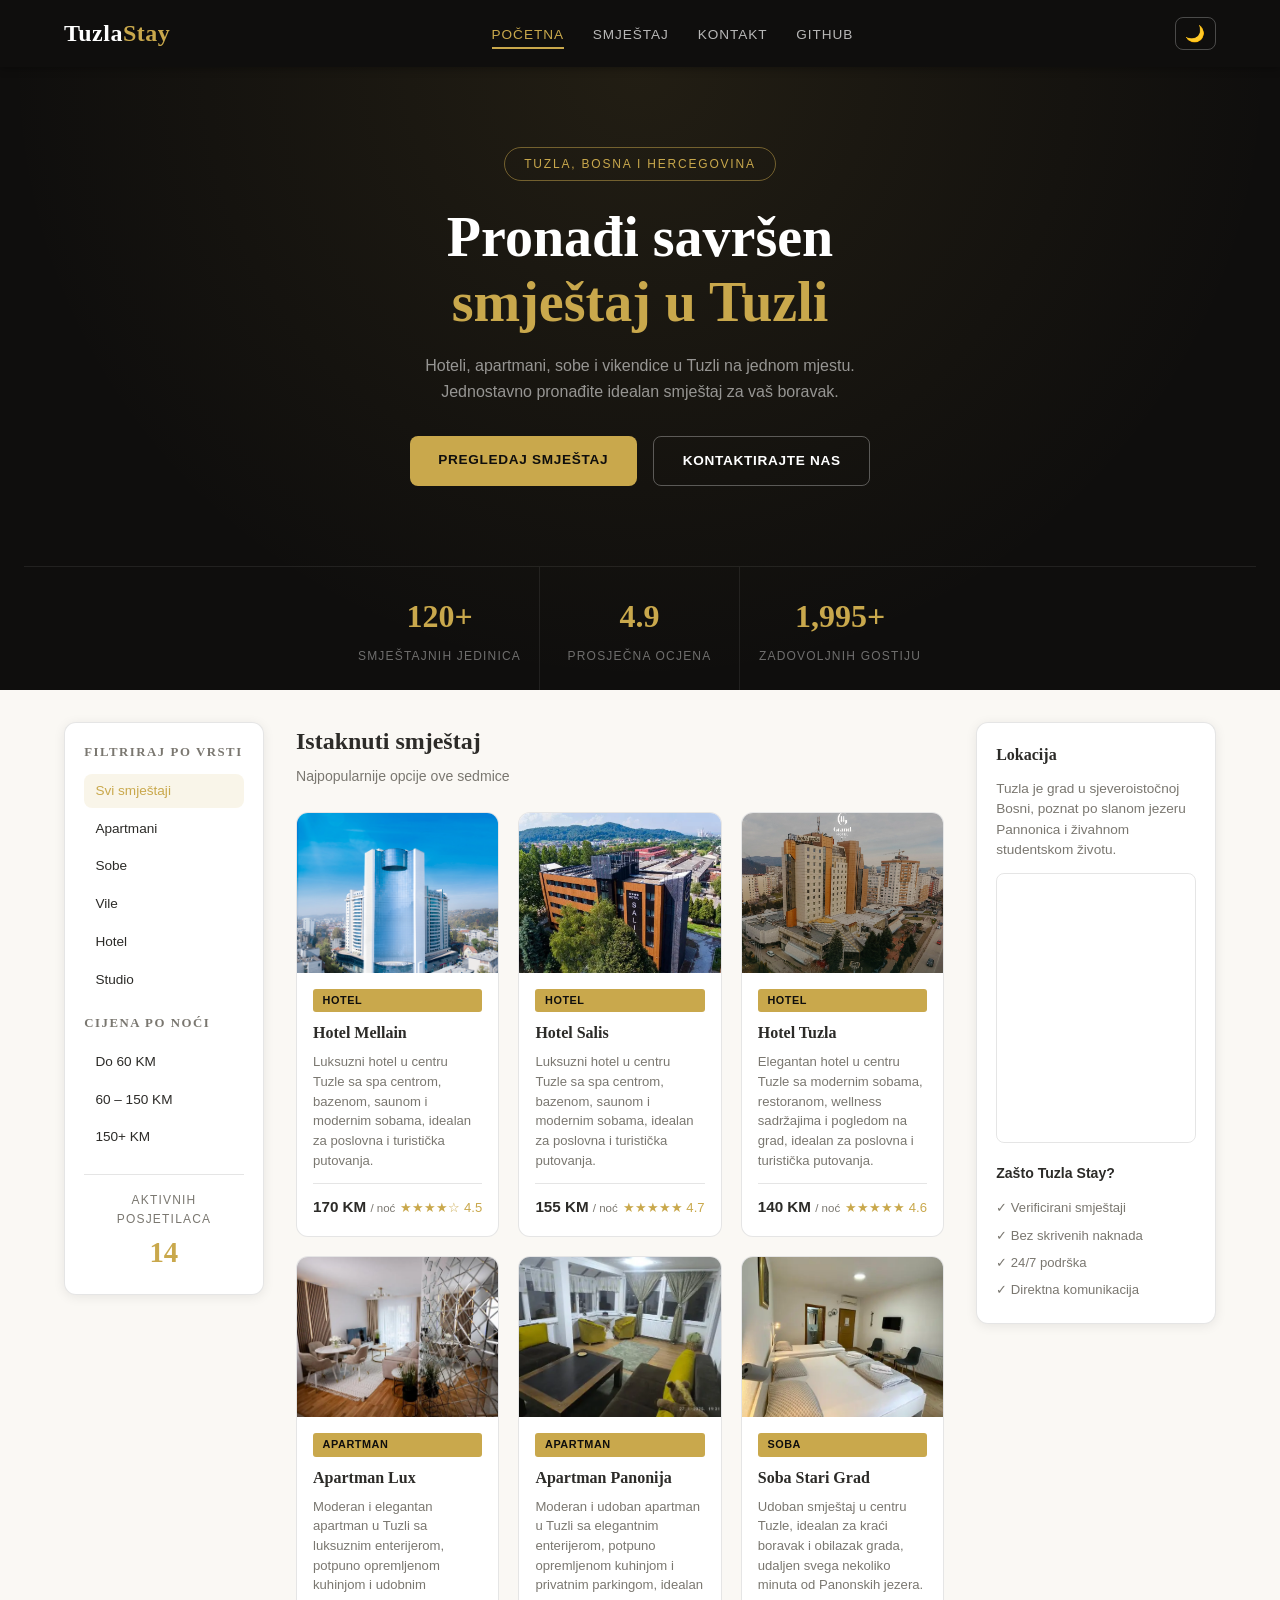
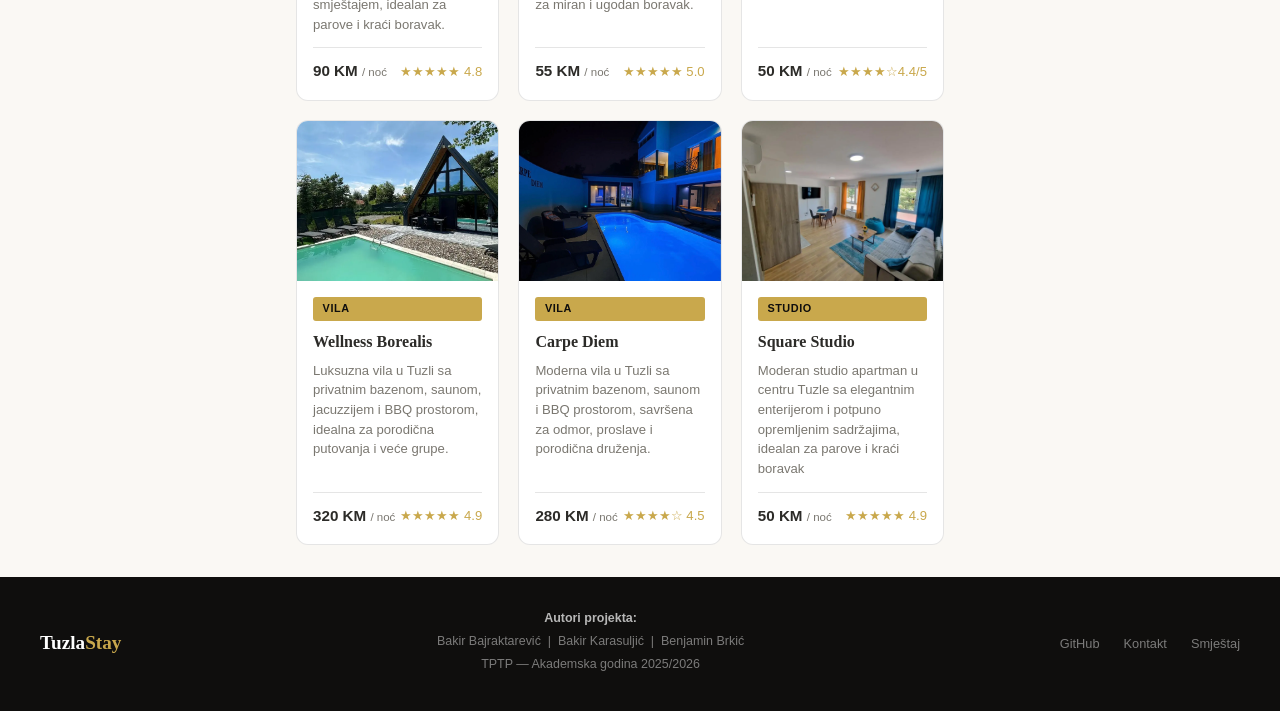
<file: index.html>
<!DOCTYPE html>
<html lang="bs">
<head>
  <meta charset="UTF-8">
  <meta name="viewport" content="width=device-width, initial-scale=1.0">
  <title>Tuzla Stay</title>
  <link rel="icon" type="image/png" href="images/tsl.png">
  <link rel="stylesheet" href="css/tptpstil.css">
</head>
<body>

  <header>
    <div class="header-inner">
      <div class="logo">
        <span class="logo-main">Tuzla</span><span class="logo-accent">Stay</span>
      </div>
      <nav class="nav-main" aria-label="Glavna navigacija">
        <ul>
          <li><a href="index.html" class="active">Početna</a></li>
          <li><a href="sadrzaj.html">Smještaj</a></li>
          <li><a href="kontakt.html">Kontakt</a></li>
          <li><a href="https://github.com/BenjaminBrkic/Grupa19-TPTP-2026" target="_blank" rel="noopener">GitHub</a></li>
        </ul>
      </nav>
      <button id="dark-mode-toggle" aria-label="Promijeni temu">🌙</button>
    </div>
  </header>

  <!-- Hero sekcija -->
  <section class="hero">
    <div class="hero-content">
      <span class="hero-badge">Tuzla, Bosna i Hercegovina</span>
      <h1>Pronađi savršen<br><em>smještaj u Tuzli</em></h1>
      <p>Hoteli, apartmani, sobe i vikendice u Tuzli na jednom mjestu. Jednostavno pronađite idealan smještaj za vaš boravak.</p>
      <div class="hero-btns"> 
        <a href="sadrzaj.html" class="btn btn-primary">Pregledaj smještaj</a>
        <a href="kontakt.html" class="btn btn-outline">Kontaktirajte nas</a>
      </div>
    </div>
    <div class="hero-stats">
      <div class="stat-item">
        <span class="stat-num" id="counter-smjestaj">0</span>
        <span class="stat-lbl">Smještajnih jedinica</span>
      </div>
      <div class="stat-item">
        <span class="stat-num">4.9</span>
        <span class="stat-lbl">Prosječna ocjena</span>
      </div>
      <div class="stat-item">
        <span class="stat-num" id="counter-gosti">0</span>
        <span class="stat-lbl">Zadovoljnih gostiju</span>
      </div>
    </div>
  </section>

  <div class="main-layout">

    <!-- Sekundarna navigacija / filteri -->
    <nav class="nav-secondary" aria-label="Filtriranje smještaja">
      <h2>Filtriraj po vrsti</h2>
      <ul>
        <li><a href="#" class="filter-link active" data-filter="sve">Svi smještaji</a></li>
        <li><a href="#" class="filter-link" data-filter="apartman">Apartmani</a></li>
        <li><a href="#" class="filter-link" data-filter="soba">Sobe</a></li>
        <li><a href="#" class="filter-link" data-filter="vila">Vile</a></li>
        <li><a href="#" class="filter-link" data-filter="hotel">Hotel</a></li>
        <li><a href="#" class="filter-link" data-filter="studio">Studio</a></li>
      </ul>

      <h2>Cijena po noći</h2>
      <ul>
        <li><a href="#" class="filter-link" data-filter="do60">Do 60 KM</a></li>
        <li><a href="#" class="filter-link" data-filter="60-150">60 – 150 KM</a></li>
        <li><a href="#" class="filter-link" data-filter="150plus">150+ KM</a></li>
      </ul>

      <!-- Interaktivni element: live brojač posjeta -->
      <div class="visitor-counter">
        <p class="counter-label">Aktivnih posjetilaca</p>
        <p class="counter-number" id="visitor-count">1</p>
      </div>
    </nav>

    <!-- Glavna sekcija sa karticama -->
    <main id="main-content">
      <section class="cards-section">
        <h2>Istaknuti smještaj</h2>
        <p class="section-sub">Najpopularnije opcije ove sedmice</p>

        <div class="cards-grid" id="cards-grid">

 <!-- Kartice: HOTEL -->
          <article class="card" data-type="hotel" data-cijena="150plus">
            <picture>
              <source srcset="images/Mellain.webp" type="image/webp">
              <img src="images/Mellain.jpg" alt="Vanjski pogled na Hotel Mellain" loading="lazy">
            </picture>
            <div class="card-body">
              <span class="card-badge">Hotel</span>
              <h3><a href="sadrzaj.html">Hotel Mellain</a></h3>
              <p>Luksuzni hotel u centru Tuzle sa spa centrom, bazenom, saunom i modernim sobama, idealan za poslovna i turistička putovanja.</p>
              <div class="card-footer">
                <span class="card-price">170 KM <small>/ noć</small></span>
                <span class="card-rating">★★★★☆ 4.5</span>
              </div>
            </div>
          </article>

          <article class="card" data-type="hotel" data-cijena="150plus">
            <picture>
              <source srcset="images/Salis.webp" type="image/webp">
              <img src="images/Salis.jpg" alt="Vanjski pogled na Hotel Salis" loading="lazy">
            </picture>
            <div class="card-body">
              <span class="card-badge">Hotel</span>
              <h3><a href="sadrzaj.html">Hotel Salis</a></h3>
              <p>Luksuzni hotel u centru Tuzle sa spa centrom, bazenom, saunom i modernim sobama, idealan za poslovna i turistička putovanja.</p>
              <div class="card-footer">
                <span class="card-price">155 KM <small>/ noć</small></span>
                <span class="card-rating">★★★★★ 4.7</span>
              </div>
            </div>
          </article>

          <article class="card" data-type="hotel" data-cijena="60-150">
            <picture>
              <source srcset="images/Tuzla.webp" type="image/webp">
              <img src="images/Tuzla.jpg" alt="Vanjski pogled na Hotel Tuzla" loading="lazy">
            </picture>
            <div class="card-body">
              <span class="card-badge">Hotel</span>
              <h3><a href="sadrzaj.html">Hotel Tuzla</a></h3>
              <p>Elegantan hotel u centru Tuzle sa modernim sobama, restoranom, wellness sadržajima i pogledom na grad, idealan za poslovna i turistička putovanja.</p>
              <div class="card-footer">
                <span class="card-price">140 KM <small>/ noć</small></span>
                <span class="card-rating">★★★★★ 4.6</span>
              </div>
            </div>
          </article>
 <!-- Kartice: APARTMAN -->
          <article class="card" data-type="apartman" data-cijena="60-150">
            <picture>
              <source srcset="images/LUX.webp" type="image/webp">
              <img src="images/LUX.jpg" alt="Moderan enterijer apartmana LUX Tuzla" loading="lazy">
            </picture>
            <div class="card-body">
              <span class="card-badge">Apartman</span>
              <h3><a href="sadrzaj.html">Apartman Lux</a></h3>
              <p>Moderan i elegantan apartman u Tuzli sa luksuznim enterijerom, potpuno opremljenom kuhinjom i udobnim smještajem, idealan za parove i kraći boravak.</p>
              <div class="card-footer">
                <span class="card-price">90 KM <small>/ noć</small></span>
                <span class="card-rating">★★★★★ 4.8</span>
              </div>
            </div>
          </article>

          <article class="card" data-type="apartman" data-cijena="do60">
            <picture>
              <source srcset="images/PANONIJA.webp" type="image/webp">
              <img src="images/PANONIJA.jpg" alt="Moderan enterijer apartmana Panonija Tuzla" loading="lazy">
            </picture>
            <div class="card-body">
              <span class="card-badge">Apartman</span>
              <h3><a href="sadrzaj.html">Apartman Panonija</a></h3>
              <p>Moderan i udoban apartman u Tuzli sa elegantnim enterijerom, potpuno opremljenom kuhinjom i privatnim parkingom, idealan za miran i ugodan boravak.</p>
              <div class="card-footer">
                <span class="card-price">55 KM <small>/ noć</small></span>
                <span class="card-rating">★★★★★ 5.0</span>
              </div>
            </div>
          </article>
<!-- Kartice: SOBE -->
          <article class="card" data-type="soba" data-cijena="do60">
            <picture>
              <source srcset="images/StariGrad.webp" type="image/webp">
              <img src="images/StariGrad.jpg" alt="Moderan enterijer apartmana Stari Grad Tuzla" loading="lazy">
            </picture>
            <div class="card-body">
              <span class="card-badge">Soba</span>
              <h3><a href="sadrzaj.html">Soba Stari Grad</a></h3>
              <p >Udoban smještaj u centru Tuzle, idealan za kraći boravak i obilazak grada, udaljen svega nekoliko minuta od Panonskih jezera.</p>
              <div class="card-footer">
                <span class="card-price">50 KM <small>/ noć</small></span>
                <span class="card-rating">★★★★☆4.4/5</span>
              </div>
            </div>
          </article>

<!-- Kartice: VILE -->
          <article class="card" data-type="vila" data-cijena="150plus">
            <picture>
              <source srcset="images/WellnessBorealis.webp" type="image/webp">
              <img src="images/WellnessBorealis.jpg" alt="Vanjski pogled na Vilu Wellness Borealis" loading="lazy">
            </picture>
            <div class="card-body">
              <span class="card-badge">Vila</span>
              <h3><a href="sadrzaj.html">Wellness Borealis</a></h3>
              <p>Luksuzna vila u Tuzli sa privatnim bazenom, saunom, jacuzzijem i BBQ prostorom, idealna za porodična putovanja i veće grupe.</p>
              <div class="card-footer">
                <span class="card-price">320 KM <small>/ noć</small></span>
                <span class="card-rating">★★★★★ 4.9</span>
              </div>
            </div>
          </article>

          <article class="card" data-type="vila" data-cijena="150plus">
            <picture>
              <source srcset="images/CarpeDiem.webp" type="image/webp">
              <img src="images/CarpeDiem.jpg" alt="Vanjski pogled na Vilu Carpe Diem" loading="lazy">
            </picture>
            <div class="card-body">
              <span class="card-badge">Vila</span>
              <h3><a href="sadrzaj.html">Carpe Diem</a></h3>
              <p>Moderna vila u Tuzli sa privatnim bazenom, saunom i BBQ prostorom, savršena za odmor, proslave i porodična druženja.</p>
              <div class="card-footer">
                <span class="card-price">280 KM  <small>/ noć</small></span>
                <span class="card-rating">★★★★☆ 4.5</span>
              </div>
            </div>
          </article>
<!-- Kartice: STUDIO -->
          <article class="card" data-type="studio" data-cijena="do60">
            <picture>
              <source srcset="images/SquareStudio.webp" type="image/webp">
              <img src="images/SquareStudio.jpg" alt="Moderan enterijer studio apartman Square Studio" loading="lazy">
            </picture>
            <div class="card-body">
              <span class="card-badge">Studio</span>
              <h3><a href="sadrzaj.html">Square Studio</a></h3>
              <p>Moderan studio apartman u centru Tuzle sa elegantnim enterijerom i potpuno opremljenim sadržajima, idealan za parove i kraći boravak</p>
              <div class="card-footer">
                <span class="card-price">50 KM <small>/ noć</small></span>
                <span class="card-rating">★★★★★ 4.9</span>
              </div>
            </div>
          </article>

        </div><!-- /.cards-grid -->

        <p class="no-results" id="no-results" style="display:none;">Nema smještaja za odabrane filtere.</p>

      </section>
    </main>

    <!-- Aside: mapa + opis -->
    <aside>
      <h2>Lokacija</h2>
      <p>Tuzla je grad u sjeveroistočnoj Bosni, poznat po slanom jezeru Pannonica i živahnom studentskom životu.</p>
      <div class="map-wrapper">
        <iframe
          src="https://www.google.com/maps/embed?pb=!1m18!1m12!1m3!1d22584.16!2d18.6694!3d44.5382!2m3!1f0!2f0!3f0!3m2!1i1024!2i768!4f13.1!3m3!1m2!1s0x475bfc9a7e8b9d5b%3A0x2c1b7e6e5a0a0a0a!2sTuzla!5e0!3m2!1sbs!2sba!4v1680000000000"
          width="100%"
          height="260"
          style="border:0; border-radius: var(--radius);"
          allowfullscreen=""
          loading="lazy"
          referrerpolicy="no-referrer-when-downgrade"
          title="Mapa Tuzle">
        </iframe>
      </div>
      <div class="aside-info">
        <h3>Zašto Tuzla Stay?</h3>
        <ul>
          <li>✓ Verificirani smještaji</li>
          <li>✓ Bez skrivenih naknada</li>
          <li>✓ 24/7 podrška</li>
          <li>✓ Direktna komunikacija</li>
        </ul>
      </div>
    </aside>

  </div><!-- /.main-layout -->

  <footer>
    <div class="footer-inner">
      <div class="footer-logo">Tuzla<span>Stay</span></div>
      <div class="footer-members">
        <p><strong>Autori projekta:</strong></p>
        <p>Bakir Bajraktarević &nbsp;|&nbsp; Bakir Karasuljić &nbsp;|&nbsp; Benjamin Brkić</p>
        <p>TPTP — Akademska godina 2025/2026</p>
      </div>
      <div class="footer-links">
        <a href="https://github.com/BenjaminBrkic/Grupa19-TPTP-2026" target="_blank" rel="noopener">GitHub</a>
        <a href="kontakt.html">Kontakt</a>
        <a href="sadrzaj.html">Smještaj</a>
      </div>
    </div>
  </footer>

  <!-- Scroll to top dugme -->
  <button id="scroll-to-top" aria-label="Vrati se na vrh stranice">↑</button>

  <script src="js/tptpskripte.js"></script>
</body>
</html>
</file>
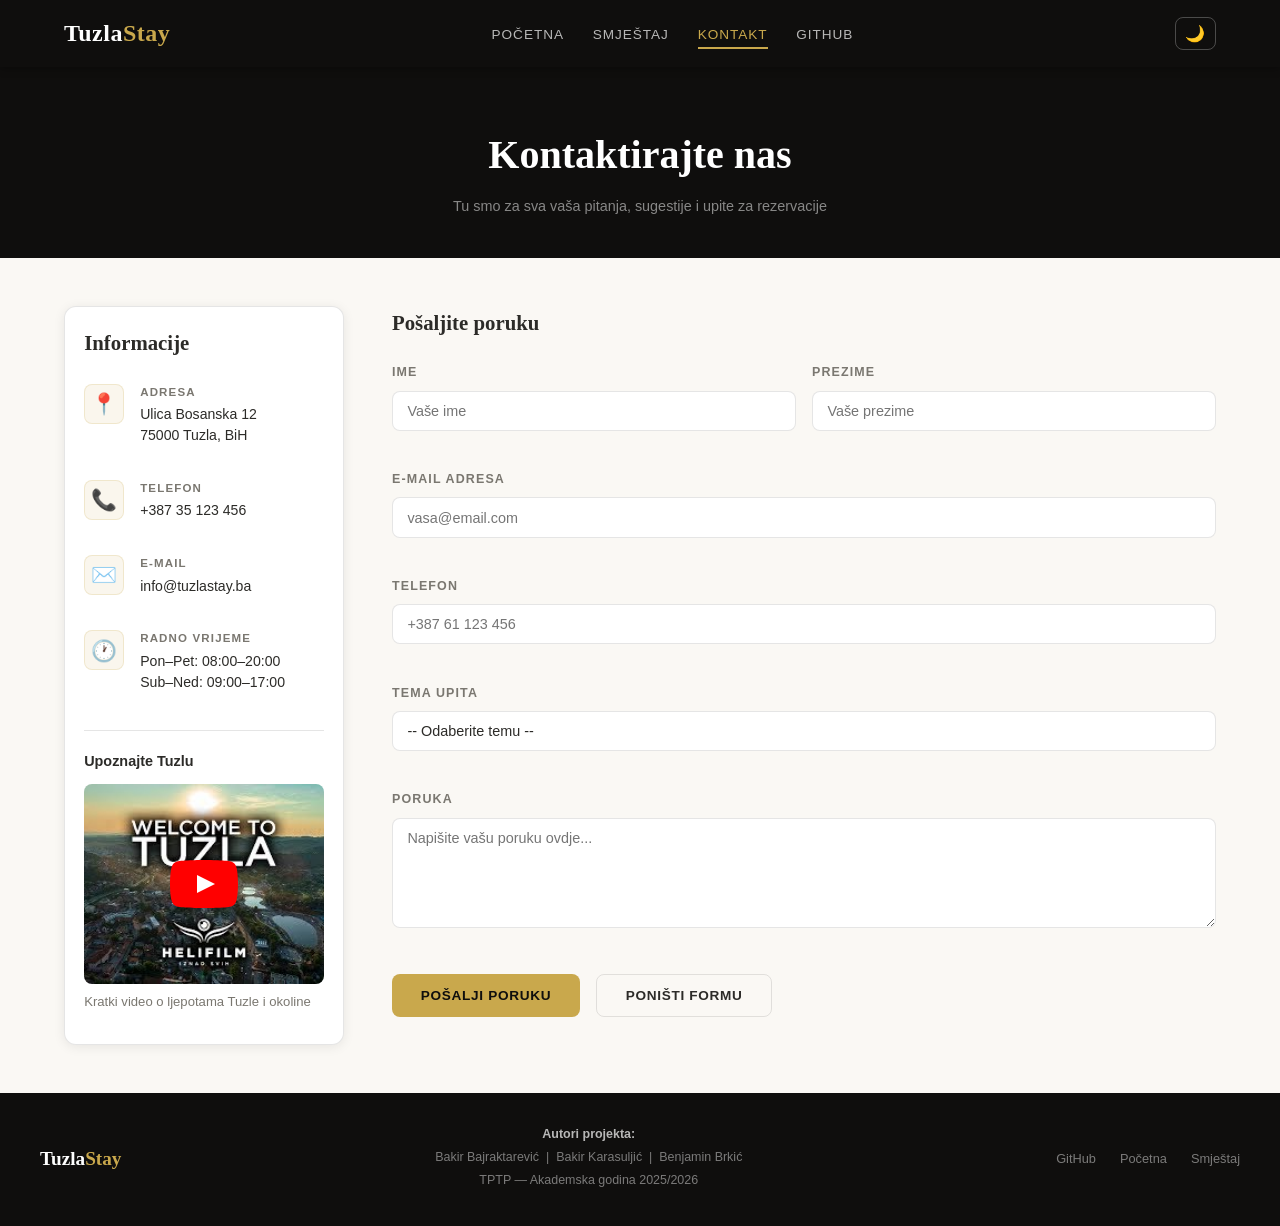
<file: kontakt.html>
<!DOCTYPE html>
<html lang="bs">
<head>
  <meta charset="UTF-8">
  <meta name="viewport" content="width=device-width, initial-scale=1.0">
  <title>Kontakt Tuzla Stay</title>
  <link rel="icon" type="image/png" href="images/tsl.png">
  <link rel="stylesheet" href="css/tptpstil.css">
</head>
<body>
  <header>
    <div class="header-inner">
      <div class="logo">
        <a href="index.html"><span class="logo-main">Tuzla</span><span class="logo-accent">Stay</span></a>
      </div>
      <nav class="nav-main" aria-label="Glavna navigacija">
        <ul>
          <li><a href="index.html">Početna</a></li>
          <li><a href="sadrzaj.html">Smještaj</a></li>
          <li><a href="kontakt.html" class="active">Kontakt</a></li>
          <li><a href="https://github.com/BenjaminBrkic/Grupa19-TPTP-2026" target="_blank" rel="noopener">GitHub</a></li>
        </ul>
      </nav>
      <button id="dark-mode-toggle" aria-label="Promijeni temu">🌙</button>
    </div>
  </header>

  <main id="main-content">

    <section class="page-hero">
      <h1>Kontaktirajte nas</h1>
      <p>Tu smo za sva vaša pitanja, sugestije i upite za rezervacije</p>
    </section>

    <div class="contact-layout">

      <aside class="contact-info">
        <h2>Informacije</h2>

        <div class="info-item">
          <span class="info-icon" aria-hidden="true">📍</span>
          <div>
            <p class="info-label">Adresa</p>
            <p class="info-val">Ulica Bosanska 12<br>75000 Tuzla, BiH</p>
          </div>
        </div>

        <div class="info-item">
          <span class="info-icon" aria-hidden="true">📞</span>
          <div>
            <p class="info-label">Telefon</p>
            <p class="info-val">+387 35 123 456</p>
          </div>
        </div>

        <div class="info-item">
          <span class="info-icon" aria-hidden="true">✉️</span>
          <div>
            <p class="info-label">E-mail</p>
            <p class="info-val">info@tuzlastay.ba</p>
          </div>
        </div>

        <div class="info-item">
          <span class="info-icon" aria-hidden="true">🕐</span>
          <div>
            <p class="info-label">Radno vrijeme</p>
            <p class="info-val">Pon–Pet: 08:00–20:00<br>Sub–Ned: 09:00–17:00</p>
          </div>
        </div>

        <div class="youtube-embed">
          <h3>Upoznajte Tuzlu</h3>
          
          <a href="https://www.youtube.com/watch?v=AL3Wm9eKAnY" target="_blank" rel="noopener noreferrer" style="text-decoration: none; display: block;">
            <div class="yt-Okidač">
              <img src="images/thumbnail.jpg" alt="Tuzla Thumbnail" class="yt-thumb">
              <div class="yt-play-dugme">
                <svg viewBox="0 0 68 48"><path d="M66.52 7.74c-.78-2.93-2.49-5.41-5.42-6.19C55.79 0 34 0 34 0S12.21 0 6.9 1.55c-2.93.78-4.63 3.26-5.42 6.19C0 13.06 0 24 0 24s0 10.94 1.48 16.26c.78 2.93 2.49 5.41 5.42 6.19C12.21 48 34 48 34 48s21.79 0 27.1-1.55c2.93-.78 4.64-3.26 5.42-6.19C68 34.94 68 24 68 24s0-10.94-1.48-16.26z" fill="#f00"/><path d="M27 33l18-9-18-9z" fill="#fff"/></svg>
              </div>
            </div>
          </a>

          <p style="font-size:0.82rem; color: var(--boja-tekst-muted); margin-top:0.5rem;">Kratki video o ljepotama Tuzle i okoline</p>
        </div>
      </aside>

      <section class="contact-form-section">
        <h2>Pošaljite poruku</h2>

        <form id="kontakt-forma" novalidate>

          <div class="form-row">
            <div class="form-group">
              <label for="ime">Ime</label>
              <input type="text" id="ime" name="ime" placeholder="Vaše ime" autocomplete="given-name">
              <span class="error-msg" id="error-ime" aria-live="polite"></span>
            </div>
            <div class="form-group">
              <label for="prezime">Prezime</label>
              <input type="text" id="prezime" name="prezime" placeholder="Vaše prezime" autocomplete="family-name">
              <span class="error-msg" id="error-prezime" aria-live="polite"></span>
            </div>
          </div>

          <div class="form-group">
            <label for="email">E-mail adresa</label>
            <input type="email" id="email" name="email" placeholder="vasa@email.com" autocomplete="email">
            <span class="error-msg" id="error-email" aria-live="polite"></span>
          </div>

          <div class="form-group">
            <label for="telefon">Telefon</label>
            <input type="tel" id="telefon" name="telefon" placeholder="+387 61 123 456" autocomplete="tel">
            <span class="error-msg" id="error-telefon" aria-live="polite"></span>
          </div>

          <div class="form-group">
            <label for="tema">Tema upita</label>
            <select id="tema" name="tema">
              <option value="">-- Odaberite temu --</option>
              <option value="rezervacija">Rezervacija smještaja</option>
              <option value="informacije">Informacije o smještaju</option>
              <option value="prituzba">Pritužba ili problem</option>
              <option value="saradnja">Saradnja — vlasnici smještaja</option>
              <option value="ostalo">Ostalo</option>
            </select>
            <span class="error-msg" id="error-tema" aria-live="polite"></span>
          </div>

          <div class="form-group">
            <label for="poruka">Poruka</label>
            <textarea id="poruka" name="poruka" placeholder="Napišite vašu poruku ovdje..." rows="5"></textarea>
            <span class="error-msg" id="error-poruka" aria-live="polite"></span>
          </div>

          <div class="form-actions">
            <button type="submit" class="btn btn-primary">Pošalji poruku</button>
            <button type="button" class="btn btn-outline" id="reset-btn">Poništi formu</button>
          </div>

        </form>

        <div class="success-msg" id="success-msg" style="display:none;" aria-live="polite">
          <span class="success-icon">✓</span>
          <div>
            <p id="success-text"></p>
            <p style="font-size:0.85rem; margin-top:0.3rem;">Javit ćemo vam se u roku od 24 sata.</p>
          </div>
        </div>

      </section>

    </div></main>

  <footer>
    <div class="footer-inner">
      <div class="footer-logo">Tuzla<span>Stay</span></div>
      <div class="footer-members">
        <p><strong>Autori projekta:</strong></p>
        <p>Bakir Bajraktarević &nbsp;|&nbsp; Bakir Karasuljić &nbsp;|&nbsp; Benjamin Brkić</p>
        <p>TPTP — Akademska godina 2025/2026</p>
      </div>
      <div class="footer-links">
        <a href="https://github.com/BenjaminBrkic/Grupa19-TPTP-2026" target="_blank" rel="noopener">GitHub</a>
        <a href="index.html">Početna</a>
        <a href="sadrzaj.html">Smještaj</a>
      </div>
    </div>
  </footer>

    <!-- Scroll to top dugme -->
  <button id="scroll-to-top" aria-label="Vrati se na vrh stranice">↑</button>
  
  <script src="js/tptpskripte.js"></script>

</body>
</html>
</file>
<file: css/tptpstil.css>
/* ============================================================
   tptpstil.css — Tuzla Stay
   TPTP Završni projekat 2025/2026
   Student 2 — CSS + dizajn
   ============================================================ */

/* ---- CSS varijable (custom properties) ---- */
:root {
  --boja-primarna: #C9A84C;       /* zlatna */
  --boja-tamna: #0F0E0D;          /* skoro crna */
  --boja-pozadina: #FAF8F4;       /* krem pozadina */
  --boja-povrsina: #FFFFFF;       /* bijele kartice */
  --boja-tekst: #2C2B28;          /* tamni tekst */
  --boja-tekst-muted: #7A7770;    /* svjetliji tekst */
  --boja-border: rgba(0,0,0,0.1); /* tanki obrubi */
  --boja-error: #C0392B;          /* greška */
  --boja-success: #27ae60;        /* uspjeh */

  --font-naslov: 'Georgia', 'Times New Roman', serif;
  --font-tekst: 'Segoe UI', 'Helvetica Neue', Arial, sans-serif;

  --razmak-mali: 0.5rem;
  --razmak-srednji: 1rem;
  --razmak-veliki: 2rem;
  --razmak-xl: 4rem;

  --radius: 8px;
  --radius-lg: 12px;
  --shadow: 0 2px 12px rgba(0,0,0,0.08);
  --shadow-hover: 0 8px 32px rgba(0,0,0,0.14);

  --tranzicija: 0.22s ease;
}

/* ---- Tamni mod varijable ---- */
body.dark-mode {
  --boja-pozadina: #141312;
  --boja-povrsina: #1E1D1B;
  --boja-tekst: #F0EDE8;
  --boja-tekst-muted: #9A9590;
  --boja-border: rgba(255,255,255,0.1);
  --shadow: 0 2px 12px rgba(0,0,0,0.4);
  --shadow-hover: 0 8px 32px rgba(0,0,0,0.5);
}

/* ============================================================
   RESET & BASE
   ============================================================ */
*, *::before, *::after {
  box-sizing: border-box;
  margin: 0;
  padding: 0;
}

html {
  scroll-behavior: smooth;
}

body {
  font-family: var(--font-tekst);
  background-color: var(--boja-pozadina);
  color: var(--boja-tekst);
  line-height: 1.6;
  transition: background-color var(--tranzicija), color var(--tranzicija);
  
  /* ISPRAVKA: Rasteže body preko cijelog ekrana i omogućava guranje footera na dno */
  display: flex;
  flex-direction: column;
  min-height: 100vh;
}

img {
  max-width: 100%;
  height: auto;
  display: block;
}

a {
  color: var(--boja-primarna);
  text-decoration: none;
  transition: color var(--tranzicija);
}

a:hover {
  color: var(--boja-tekst);
}

a:focus {
  outline: 2px solid var(--boja-primarna);
  outline-offset: 3px;
  border-radius: 2px;
}

ul {
  list-style: none;
}

/* ============================================================
   KEYFRAMES ANIMACIJE
   ============================================================ */

/* @keyframes — obavezna animacija: fade-in za kartice */
@keyframes fadeInUp {
  from {
    opacity: 0;
    transform: translateY(20px);
  }
  to {
    opacity: 1;
    transform: translateY(0);
  }
}

/* @keyframes — pulsiranje za badge na hero sekciji */
@keyframes pulsiraj {
  0%, 100% {
    box-shadow: 0 0 0 0 rgba(201, 168, 76, 0.4);
  }
  50% {
    box-shadow: 0 0 0 8px rgba(201, 168, 76, 0);
  }
}

/* @keyframes — animacija za brojač u hero sekciji */
@keyframes countUp {
  from { opacity: 0; transform: scale(0.8); }
  to   { opacity: 1; transform: scale(1); }
}

/* ============================================================
   HEADER & NAVIGACIJA
   ============================================================ */
header {
  background-color: var(--boja-tamna);
  position: sticky;
  top: 0;
  z-index: 100;
  box-shadow: 0 2px 8px rgba(0,0,0,0.3);
}

.header-inner {
  /* Flexbox za navigaciju */
  display: flex;
  align-items: center;
  justify-content: space-between;
  max-width: 1200px;
  margin: 0 auto;
  padding: 0.9rem 1.5rem;
  gap: var(--razmak-srednji);
}

.logo {
  font-family: var(--font-naslov);
  font-size: 1.5rem;
  font-weight: 700;
  letter-spacing: 0.02em;
  flex-shrink: 0;
}

.logo a {
  color: inherit;
  text-decoration: none;
}

.logo-main {
  color: #ffffff;
}

.logo-accent {
  color: var(--boja-primarna);
}

.nav-main ul {
  display: flex;
  gap: 1.8rem;
  align-items: center;
}

.nav-main a {
  color: rgba(255,255,255,0.7);
  font-size: 0.85rem;
  letter-spacing: 0.07em;
  text-transform: uppercase;
  font-weight: 500;
  padding: 0.3rem 0;
  border-bottom: 2px solid transparent;
  transition: color var(--tranzicija), border-color var(--tranzicija);
}

.nav-main a:hover,
.nav-main a.active {
  color: var(--boja-primarna);
  border-bottom-color: var(--boja-primarna);
}

#dark-mode-toggle {
  background: transparent;
  border: 1px solid rgba(255,255,255,0.25);
  color: #fff;
  font-size: 1rem;
  cursor: pointer;
  padding: 0.35rem 0.6rem;
  border-radius: var(--radius);
  flex-shrink: 0;
  transition: background-color var(--tranzicija), border-color var(--tranzicija);
}

#dark-mode-toggle:hover {
  background-color: rgba(255,255,255,0.1);
  border-color: var(--boja-primarna);
}

/* ============================================================
   HERO SEKCIJA
   ============================================================ */
.hero {
  background-color: var(--boja-tamna);
  padding: 5rem 1.5rem 0;
  text-align: center;
  position: relative;
  overflow: hidden;
}

/* ::before pseudo-element — dekorativni gradient overlay */
.hero::before {
  content: '';
  position: absolute;
  inset: 0;
  background: radial-gradient(ellipse at 50% 0%, rgba(201,168,76,0.1) 0%, transparent 70%);
  pointer-events: none;
}

.hero-content {
  position: relative;
  max-width: 700px;
  margin: 0 auto;
  padding-bottom: 3rem;
  animation: fadeInUp 0.7s ease both;
}

.hero-badge {
  display: inline-block;
  border: 1px solid rgba(201,168,76,0.5);
  color: var(--boja-primarna);
  font-size: 0.75rem;
  letter-spacing: 0.15em;
  text-transform: uppercase;
  padding: 0.4rem 1.2rem;
  border-radius: 2rem;
  margin-bottom: 1.5rem;
  animation: pulsiraj 2.5s ease infinite;
}

.hero h1 {
  font-family: var(--font-naslov);
  color: #ffffff;
  font-size: clamp(2rem, 5vw, 3.5rem);
  line-height: 1.15;
  margin-bottom: 1.2rem;
  font-weight: 700;
}

.hero h1 em {
  color: var(--boja-primarna);
  font-style: normal;
}

.hero p {
  color: rgba(255,255,255,0.55);
  font-size: 1rem;
  max-width: 480px;
  margin: 0 auto 2rem;
}

.hero-btns {
  display: flex;
  gap: 1rem;
  justify-content: center;
  flex-wrap: wrap;
}

.hero-stats {
  display: flex;
  justify-content: center;
  border-top: 1px solid rgba(255,255,255,0.08);
  margin-top: 2rem;
}

.stat-item {
  flex: 1;
  max-width: 200px;
  padding: 1.5rem 1rem;
  text-align: center;
  border-right: 1px solid rgba(255,255,255,0.08);
}

.stat-item:last-child {
  border-right: none;
}

.stat-num {
  display: block;
  font-family: var(--font-naslov);
  font-size: 2rem;
  color: var(--boja-primarna);
  font-weight: 700;
  animation: countUp 0.6s ease both;
}

.stat-lbl {
  display: block;
  font-size: 0.75rem;
  color: rgba(255,255,255,0.4);
  text-transform: uppercase;
  letter-spacing: 0.1em;
  margin-top: 0.3rem;
}

/* ============================================================
   DUGMAD (BUTTONS)
   ============================================================ */
.btn {
  display: inline-block;
  font-family: var(--font-tekst);
  font-size: 0.85rem;
  font-weight: 600;
  letter-spacing: 0.05em;
  text-transform: uppercase;
  padding: 0.8rem 1.8rem;
  border-radius: var(--radius);
  cursor: pointer;
  border: none;
  transition: opacity var(--tranzicija), background-color var(--tranzicija), color var(--tranzicija), transform 0.15s ease;
  text-decoration: none;
}

.btn:hover {
  transform: translateY(-2px);
}

.btn:active {
  transform: translateY(0);
}

.btn-primary {
  background-color: var(--boja-primarna);
  color: var(--boja-tamna);
}

.btn-primary:hover {
  opacity: 0.88;
  color: var(--boja-tamna);
}

.btn-outline {
  background: transparent;
  color: #ffffff;
  border: 1px solid rgba(255,255,255,0.3);
}

.btn-outline:hover {
  border-color: var(--boja-primarna);
  color: var(--boja-primarna);
}

body.dark-mode .btn-outline {
  color: var(--boja-tekst);
  border-color: var(--boja-border);
}

body:not(.dark-mode) .contact-form-section .btn-outline {
  color: var(--boja-tekst);
  border-color: var(--boja-border);
}

body:not(.dark-mode) .contact-form-section .btn-outline:hover {
  border-color: var(--boja-primarna);
  color: var(--boja-primarna);
}

/* ============================================================
   MAIN LAYOUT (index.html — Flexbox sa nav + main + aside)
   ============================================================ */
.main-layout {
  display: flex;
  max-width: 1200px;
  margin: 0 auto;
  padding: var(--razmak-veliki) 1.5rem;
  gap: var(--razmak-veliki);
  align-items: flex-start;
}

/* Sekundarna navigacija (lijevo) */
.nav-secondary {
  flex: 0 0 200px;
  position: sticky;
  top: 80px;
  background-color: var(--boja-povrsina);
  border: 1px solid var(--boja-border);
  border-radius: var(--radius-lg);
  padding: 1.2rem;
  box-shadow: var(--shadow);
}

.nav-secondary h2 {
  font-family: var(--font-naslov);
  font-size: 0.8rem;
  text-transform: uppercase;
  letter-spacing: 0.12em;
  color: var(--boja-tekst-muted);
  margin-bottom: 0.7rem;
  margin-top: 1rem;
}

.nav-secondary h2:first-child {
  margin-top: 0;
}

.nav-secondary ul {
  margin-bottom: 0.5rem;
}

.nav-secondary li {
  margin-bottom: 0.2rem;
}

.filter-link {
  display: block;
  padding: 0.4rem 0.7rem;
  border-radius: var(--radius);
  font-size: 0.85rem;
  color: var(--boja-tekst);
  transition: background-color var(--tranzicija), color var(--tranzicija);
  cursor: pointer;
}

.filter-link:hover,
.filter-link.active {
  background-color: rgba(201,168,76,0.12);
  color: var(--boja-primarna);
}

/* Visitor counter u aside */
.visitor-counter {
  margin-top: 1.2rem;
  padding-top: 1rem;
  border-top: 1px solid var(--boja-border);
  text-align: center;
}

.counter-label {
  font-size: 0.75rem;
  color: var(--boja-tekst-muted);
  text-transform: uppercase;
  letter-spacing: 0.1em;
}

.counter-number {
  font-family: var(--font-naslov);
  font-size: 1.8rem;
  font-weight: 700;
  color: var(--boja-primarna);
  animation: countUp 0.5s ease both;
}

/* Glavni sadržaj (centar) */
main {
  /* ISPRAVKA: Rasteže se da popuni prazan prostor ekrana, gurajući footer na dno */
  flex: 1;
  min-width: 0;
}

/* Aside (desno) */
aside {
  flex: 0 0 240px;
  background-color: var(--boja-povrsina);
  border: 1px solid var(--boja-border);
  border-radius: var(--radius-lg);
  padding: 1.2rem;
  box-shadow: var(--shadow);
  position: sticky;
  top: 80px;
}

aside h2 {
  font-family: var(--font-naslov);
  font-size: 1rem;
  font-weight: 700;
  margin-bottom: 0.7rem;
}

aside p {
  font-size: 0.85rem;
  color: var(--boja-tekst-muted);
  margin-bottom: 0.8rem;
  line-height: 1.5;
}

.map-wrapper {
  margin-bottom: 1.2rem;
  border-radius: var(--radius);
  overflow: hidden;
  border: 1px solid var(--boja-border);
}

.aside-info h3 {
  font-size: 0.88rem;
  font-weight: 600;
  margin-bottom: 0.6rem;
  margin-top: 0.8rem;
}

.aside-info ul li {
  font-size: 0.82rem;
  color: var(--boja-tekst-muted);
  padding: 0.2rem 0;
}

/* ============================================================
   KARTICE (CSS Grid)
   ============================================================ */
.cards-section h2 {
  font-family: var(--font-naslov);
  font-size: 1.5rem;
  font-weight: 700;
  margin-bottom: 0.3rem;
}

.section-sub {
  font-size: 0.88rem;
  color: var(--boja-tekst-muted);
  margin-bottom: 1.5rem;
}

/* CSS Grid za kartice — min. 3 kolone na desktopu */
.cards-grid {
  display: grid;
  grid-template-columns: repeat(3, 1fr);
  gap: 1.2rem;
}

.card {
  background-color: var(--boja-povrsina);
  border: 1px solid var(--boja-border);
  border-radius: var(--radius-lg);
  overflow: hidden;
  cursor: pointer;
  transition: transform var(--tranzicija), box-shadow var(--tranzicija);
  animation: fadeInUp 0.5s ease both;
  /* Jednaka visina kartica — cijena uvijek na istoj ravni */
  display: flex;
  flex-direction: column;
}

/* :nth-child — staggered animacija */
.card:nth-child(1) { animation-delay: 0.0s; }
.card:nth-child(2) { animation-delay: 0.1s; }
.card:nth-child(3) { animation-delay: 0.2s; }
.card:nth-child(4) { animation-delay: 0.3s; }
.card:nth-child(5) { animation-delay: 0.4s; }
.card:nth-child(6) { animation-delay: 0.5s; }

.card:hover {
  transform: translateY(-5px);
  box-shadow: var(--shadow-hover);
}

.card picture,
.card img {
  width: 100%;
  height: 160px;
  object-fit: cover;
  background: linear-gradient(135deg, #2C4A6E, #1a3350);
}

/* Fallback boja za slike koje ne postoje */
.card:nth-child(1) img { background: linear-gradient(135deg,#2C4A6E,#1a3350); }
.card:nth-child(2) img { background: linear-gradient(135deg,#4A3728,#2d2018); }
.card:nth-child(3) img { background: linear-gradient(135deg,#2A4A3E,#1a3028); }
.card:nth-child(4) img { background: linear-gradient(135deg,#5C3A6E,#3a2250); }
.card:nth-child(5) img { background: linear-gradient(135deg,#2A3F5C,#162840); }
.card:nth-child(6) img { background: linear-gradient(135deg,#4A3A28,#2d2518); }

.card-body {
  padding: 1rem;
  display: flex;
  flex-direction: column;
  flex: 1;
}

.card-badge {
  display: inline-block;
  background-color: var(--boja-primarna);
  color: var(--boja-tamna);
  font-size: 0.68rem;
  font-weight: 700;
  padding: 0.2rem 0.6rem;
  border-radius: 3px;
  text-transform: uppercase;
  letter-spacing: 0.05em;
  margin-bottom: 0.5rem;
}

.card h3 {
  font-family: var(--font-naslov);
  font-size: 1rem;
  font-weight: 700;
  margin-bottom: 0.4rem;
}

.card h3 a {
  color: var(--boja-tekst);
  transition: color var(--tranzicija);
}

.card h3 a:hover {
  color: var(--boja-primarna);
}

.card p {
  font-size: 0.82rem;
  color: var(--boja-tekst-muted);
  line-height: 1.5;
  margin-bottom: 0.8rem;
  flex: 1;
}

.card-footer {
  display: flex;
  justify-content: space-between;
  align-items: center;
  padding-top: 0.7rem;
  border-top: 1px solid var(--boja-border);
  margin-top: auto;
}

.card-price {
  font-size: 0.95rem;
  font-weight: 700;
  color: var(--boja-tekst);
}

.card-price small {
  font-size: 0.72rem;
  font-weight: 400;
  color: var(--boja-tekst-muted);
}

.card-rating {
  font-size: 0.82rem;
  color: var(--boja-primarna);
}

.no-results {
  text-align: center;
  padding: 3rem;
  color: var(--boja-tekst-muted);
  font-size: 1rem;
}

/* ============================================================
   BOOKMARK NAVIGACIJA (sadrzaj.html)
   ============================================================ */
.bookmark-nav {
  background-color: var(--boja-povrsina);
  border-bottom: 1px solid var(--boja-border);
  padding: 0.8rem 1.5rem;
  position: sticky;
  top: 62px;
  z-index: 90;
}

.bookmark-inner {
  /* Flexbox za bookmark linkove */
  display: flex;
  align-items: center;
  gap: 1.5rem;
  max-width: 1200px;
  margin: 0 auto;
  flex-wrap: wrap;
}

.bookmark-inner span {
  font-size: 0.78rem;
  font-weight: 600;
  text-transform: uppercase;
  letter-spacing: 0.1em;
  color: var(--boja-tekst-muted);
}

.bookmark-inner a {
  font-size: 0.85rem;
  color: var(--boja-tekst);
  font-weight: 500;
  padding: 0.25rem 0;
  border-bottom: 2px solid transparent;
  transition: color var(--tranzicija), border-color var(--tranzicija);
}

.bookmark-inner a:hover {
  color: var(--boja-primarna);
  border-bottom-color: var(--boja-primarna);
}

/* ============================================================
   SADRŽAJ STRANICE (sadrzaj.html)
   ============================================================ */
.page-hero {
  background-color: var(--boja-tamna);
  padding: 3.5rem 1.5rem 2.5rem;
  text-align: center;
}

.page-hero h1 {
  font-family: var(--font-naslov);
  color: #fff;
  font-size: clamp(1.8rem, 4vw, 2.5rem);
  margin-bottom: 0.5rem;
}

.page-hero p {
  color: rgba(255,255,255,0.5);
  font-size: 0.9rem;
}

.content-section {
  max-width: 1100px;
  margin: 0 auto;
  padding: 3rem 1.5rem;
  border-bottom: 1px solid var(--boja-border);
}

.content-section:last-child {
  border-bottom: none;
}

.content-section h2 {
  font-family: var(--font-naslov);
  font-size: 1.6rem;
  margin-bottom: 0.7rem;
  display: flex;
  align-items: baseline;
  gap: 1rem;
  flex-wrap: wrap;
}

.section-anchor a {
  font-size: 0.78rem;
  font-weight: 500;
  color: var(--boja-tekst-muted);
  border: 1px solid var(--boja-border);
  padding: 0.2rem 0.6rem;
  border-radius: 3rem;
  transition: color var(--tranzicija), background-color var(--tranzicija);
}

.section-anchor a:hover {
  background-color: var(--boja-primarna);
  color: var(--boja-tamna);
  border-color: var(--boja-primarna);
}

.content-section > p {
  font-size: 0.9rem;
  color: var(--boja-tekst-muted);
  margin-bottom: 1.5rem;
}

/* ---- Tabela ---- */
.table-wrapper {
  overflow-x: auto;
  border-radius: var(--radius);
  border: 1px solid var(--boja-border);
}

table {
  width: 100%;
  border-collapse: collapse;
  background-color: var(--boja-povrsina);
  font-size: 0.88rem;
}

caption {
  font-size: 0.8rem;
  color: var(--boja-tekst-muted);
  padding: 0.6rem;
  text-align: left;
  font-style: italic;
  border-bottom: 1px solid var(--boja-border);
  background-color: var(--boja-pozadina);
}

thead th {
  background-color: var(--boja-tamna);
  color: #fff;
  padding: 0.8rem 1rem;
  text-align: left;
  font-size: 0.78rem;
  text-transform: uppercase;
  letter-spacing: 0.07em;
  font-weight: 600;
}

tbody tr {
  border-bottom: 1px solid var(--boja-border);
  transition: background-color var(--tranzicija);
}

tbody tr:last-child {
  border-bottom: none;
}

/* :nth-child pseudo-klasa za zebra efekt */
tbody tr:nth-child(even) {
  background-color: rgba(0,0,0,0.02);
}

body.dark-mode tbody tr:nth-child(even) {
  background-color: rgba(255,255,255,0.03);
}

tbody tr:hover {
  background-color: rgba(201,168,76,0.07);
}

tbody td {
  padding: 0.75rem 1rem;
  color: var(--boja-tekst);
}

/* ---- Galerija ---- */
.gallery-grid {
  display: grid;
  grid-template-columns: repeat(3, 1fr);
  gap: 1rem;
}

.gallery-item {
  border-radius: var(--radius);
  overflow: hidden;
  border: 1px solid var(--boja-border);
  background-color: var(--boja-povrsina);
  transition: transform var(--tranzicija), box-shadow var(--tranzicija);
  cursor: pointer;
}

.gallery-item:hover {
  transform: scale(1.02);
  box-shadow: var(--shadow-hover);
}

.gallery-item img {
  width: 100%;
  height: 160px;
  object-fit: cover;
  background: linear-gradient(135deg, #2C4A6E, #1a3350);
}

/* Fallback boje za galeriju */
.gallery-item:nth-child(1) img { background: linear-gradient(135deg,#2C4A6E,#1a3350); }
.gallery-item:nth-child(2) img { background: linear-gradient(135deg,#4A3728,#2d2018); }
.gallery-item:nth-child(3) img { background: linear-gradient(135deg,#2A4A3E,#1a3028); }
.gallery-item:nth-child(4) img { background: linear-gradient(135deg,#5C3A6E,#3a2250); }
.gallery-item:nth-child(5) img { background: linear-gradient(135deg,#2A3F5C,#162840); }
.gallery-item:nth-child(6) img { background: linear-gradient(135deg,#4A3A28,#2d2518); }

.gallery-item figcaption {
  padding: 0.5rem 0.8rem;
  font-size: 0.78rem;
  color: var(--boja-tekst-muted);
}

/* ---- Image map wrapper ---- */
.image-map-wrapper {
  border: 1px solid var(--boja-border);
  border-radius: var(--radius);
  overflow: hidden;
  background-color: var(--boja-povrsina);
  padding: 1rem;
}

.image-map-wrapper img {
  border-radius: var(--radius);
  background: linear-gradient(135deg, #3a5a7a 0%, #5a7a5a 50%, #7a5a3a 100%);
  width: 100%;
  max-width: 600px;
  height: 300px;
  object-fit: cover;
  margin: 0 auto;
}

.map-note {
  font-size: 0.8rem;
  color: var(--boja-tekst-muted);
  margin-top: 0.7rem;
  padding: 0.5rem;
  background-color: var(--boja-pozadina);
  border-radius: var(--radius);
  border: 1px solid var(--boja-border);
}

/* ---- Ugniježđena lista ---- */
.nested-list {
  font-size: 0.9rem;
  line-height: 1.7;
}

.nested-list > li {
  font-weight: 600;
  font-size: 1rem;
  color: var(--boja-tekst);
  padding: 0.5rem 0 0.3rem;
  border-bottom: 1px solid var(--boja-border);
  margin-bottom: 0.5rem;
  list-style: none;
}

/* ::before pseudo-element za dekorativnu tačku */
.nested-list > li::before {
  content: '▶ ';
  color: var(--boja-primarna);
  font-size: 0.75rem;
}

.nested-list ul {
  padding-left: 1.5rem;
  margin-top: 0.3rem;
}

.nested-list ul li {
  color: var(--boja-tekst);
  font-weight: 400;
  font-size: 0.88rem;
  list-style: disc;
  padding: 0.15rem 0;
}

.nested-list ul ul {
  padding-left: 1.5rem;
}

.nested-list ul ul li {
  list-style: circle;
  font-size: 0.82rem;
  color: var(--boja-tekst-muted);
}

/* ---- Natrag na vrh ---- */
.back-to-top {
  display: block;
  text-align: center;
  padding: 1rem;
  background-color: var(--boja-povrsina);
  border-top: 1px solid var(--boja-border);
  font-size: 0.85rem;
  font-weight: 600;
  color: var(--boja-tekst-muted);
  letter-spacing: 0.05em;
  text-transform: uppercase;
  transition: background-color var(--tranzicija), color var(--tranzicija);
  text-decoration: none;
}

.back-to-top:hover {
  background-color: var(--boja-primarna);
  color: var(--boja-tamna);
}

/* ============================================================
   KONTAKT STRANICA
   ============================================================ */
.contact-layout {
  display: flex;
  max-width: 1000px;
  margin: 0 auto;
  padding: 3rem 1.5rem;
  gap: 3rem;
  align-items: flex-start;
}

.contact-info {
  flex: 0 0 280px;
}

.contact-info h2,
.contact-form-section h2 {
  font-family: var(--font-naslov);
  font-size: 1.3rem;
  margin-bottom: 1.5rem;
}

.info-item {
  display: flex;
  gap: 1rem;
  margin-bottom: 1.3rem;
  align-items: flex-start;
}

.info-icon {
  font-size: 1.3rem;
  width: 40px;
  height: 40px;
  background-color: rgba(201,168,76,0.1);
  border-radius: var(--radius);
  display: flex;
  align-items: center;
  justify-content: center;
  flex-shrink: 0;
  border: 1px solid rgba(201,168,76,0.2);
}

.info-label {
  font-size: 0.72rem;
  text-transform: uppercase;
  letter-spacing: 0.1em;
  color: var(--boja-tekst-muted);
  font-weight: 600;
  margin-bottom: 0.2rem;
}

.info-val {
  font-size: 0.88rem;
  color: var(--boja-tekst);
  line-height: 1.5;
}

.youtube-embed {
  margin-top: 1.5rem;
  padding-top: 1.2rem;
  border-top: 1px solid var(--boja-border);
}

.youtube-embed h3 {
  font-size: 0.9rem;
  font-weight: 600;
  margin-bottom: 0.7rem;
}

.contact-form-section {
  flex: 1;
}

/* ---- Forma ---- */
.form-row {
  display: grid;
  grid-template-columns: 1fr 1fr;
  gap: 1rem;
}

.form-group {
  margin-bottom: 1.1rem;
}

.form-group label {
  display: block;
  font-size: 0.78rem;
  text-transform: uppercase;
  letter-spacing: 0.09em;
  color: var(--boja-tekst-muted);
  font-weight: 600;
  margin-bottom: 0.45rem;
}

.form-group input,
.form-group select,
.form-group textarea {
  width: 100%;
  padding: 0.7rem 0.9rem;
  border: 1px solid var(--boja-border);
  border-radius: var(--radius);
  font-family: var(--font-tekst);
  font-size: 0.9rem;
  background-color: var(--boja-povrsina);
  color: var(--boja-tekst);
  transition: border-color var(--tranzicija), box-shadow var(--tranzicija);
  outline: none;
  appearance: none;
}

.form-group input:hover,
.form-group select:hover,
.form-group textarea:hover {
  border-color: rgba(201,168,76,0.4);
}

.form-group input:focus,
.form-group select:focus,
.form-group textarea:focus {
  border-color: var(--boja-primarna);
  box-shadow: 0 0 0 3px rgba(201,168,76,0.15);
}

/* Greška na polju */
.form-group input.input-error,
.form-group select.input-error,
.form-group textarea.input-error {
  border-color: var(--boja-error);
  box-shadow: 0 0 0 3px rgba(192,57,43,0.12);
}

.form-group textarea {
  resize: vertical;
  min-height: 110px;
}

.error-msg {
  display: block;
  font-size: 0.78rem;
  color: var(--boja-error);
  margin-top: 0.35rem;
  min-height: 1rem;
}

.form-actions {
  display: flex;
  gap: 1rem;
  margin-top: 0.5rem;
  flex-wrap: wrap;
}

/* Uspješna poruka */
.success-msg {
  display: flex;
  align-items: flex-start;
  gap: 0.8rem;
  background-color: rgba(39,174,96,0.1);
  border: 1px solid var(--boja-success);
  border-radius: var(--radius);
  padding: 1rem 1.2rem;
  margin-top: 1.2rem;
  animation: fadeInUp 0.4s ease both;
}

.success-icon {
  font-size: 1.2rem;
  color: var(--boja-success);
  font-weight: 700;
  flex-shrink: 0;
}

.success-msg p {
  font-size: 0.9rem;
  color: var(--boja-tekst);
  font-weight: 500;
}

/* ============================================================
   FOOTER
   ============================================================ */
footer {
  background-color: var(--boja-tamna);
  padding: 2rem 1.5rem;
  margin-top: auto;
}

.footer-inner {
  /* Flexbox za footer */
  display: flex;
  justify-content: space-between;
  align-items: center;
  max-width: 1200px;
  margin: 0 auto;
  gap: 1.5rem;
  flex-wrap: wrap;
}

.footer-logo {
  font-family: var(--font-naslov);
  font-size: 1.2rem;
  color: #ffffff;
  font-weight: 700;
}

.footer-logo span {
  color: var(--boja-primarna);
}

.footer-members {
  text-align: center;
}

.footer-members p {
  font-size: 0.78rem;
  color: rgba(255,255,255,0.45);
  margin-bottom: 0.2rem;
}

.footer-members strong {
  color: rgba(255,255,255,0.7);
}

.footer-links {
  display: flex;
  gap: 1.5rem;
}

.footer-links a {
  font-size: 0.8rem;
  color: rgba(255,255,255,0.45);
  text-decoration: none;
  transition: color var(--tranzicija);
}

.footer-links a:hover {
  color: var(--boja-primarna);
}

/* ============================================================
   MEDIA QUERIES — RESPONZIVNOST
   ============================================================ */

/* Tablet: 600px – 900px */
@media (min-width: 600px) and (max-width: 900px) {
  .header-inner {
    padding: 0.8rem 1rem;
  }

  .nav-main ul {
    gap: 1rem;
  }

  .hero {
    padding: 3.5rem 1rem 0;
  }

  .main-layout {
    flex-wrap: wrap;
    gap: 1.2rem;
    padding: 1.5rem 1rem;
  }

  .nav-secondary {
    flex: 0 0 100%;
    position: static;
    display: flex;
    gap: 0.5rem;
    flex-wrap: wrap;
    align-items: center;
    padding: 0.8rem 1rem;
  }

  .nav-secondary h2 {
    display: none;
  }

  aside {
    flex: 0 0 100%;
    position: static;
    display: grid;
    grid-template-columns: 1fr 1fr;
    gap: 1rem;
  }

  /* Kartice — 2 kolone na tabletu */
  .cards-grid {
    grid-template-columns: repeat(2, 1fr);
  }

  .gallery-grid {
    grid-template-columns: repeat(2, 1fr);
  }

  .contact-layout {
    flex-direction: column;
    gap: 2rem;
  }

  .contact-info {
    flex: 0 0 auto;
  }

  .hero-stats {
    flex-wrap: wrap;
  }

  .stat-item {
    flex: 0 0 50%;
  }
}

/* Mobitel: ispod 600px */
@media (max-width: 600px) {
  /* Header — logo lijevo, dark toggle desno, nav ispod u redu */
  .header-inner {
    padding: 0.7rem 1rem;
    flex-wrap: wrap;
    gap: 0;
  }

  .logo {
    flex: 1;
    font-size: 1.2rem;
  }

  #dark-mode-toggle {
    order: 2;
  }

  .nav-main {
    order: 3;
    width: 100%;
    border-top: 1px solid rgba(255,255,255,0.08);
    padding-top: 0.5rem;
    margin-top: 0.4rem;
  }

  .nav-main ul {
    gap: 0;
    justify-content: space-around;
    width: 100%;
  }

  .nav-main a {
    font-size: 0.72rem;
    padding: 0.4rem 0.5rem;
  }

  .hero {
    padding: 2.5rem 1rem 0;
  }

  .hero h1 {
    font-size: 1.7rem;
  }

  /* Dugmad — puna širina, simetrična */
  .hero-btns {
    flex-direction: column;
    align-items: stretch;
    padding: 0 0.5rem;
  }

  .hero-btns .btn {
    width: 100%;
    text-align: center;
  }

  /* Stats — 3 kolone u redu, simetrično */
  .hero-stats {
    display: grid;
    grid-template-columns: repeat(3, 1fr);
  }

  .stat-item {
    flex: unset;
    max-width: unset;
    border-right: 1px solid rgba(255,255,255,0.08);
    border-bottom: none;
    padding: 1rem 0.4rem;
  }

  .stat-item:last-child {
    border-right: none;
    border-bottom: none;
  }

  .stat-num {
    font-size: 1.3rem;
  }

  .stat-lbl {
    font-size: 0.58rem;
    letter-spacing: 0.04em;
  }

  /* Kartice — 1 kolona na mobitelu */
  .main-layout {
    flex-direction: column;
    padding: 1rem;
    gap: 1rem;
  }

  .nav-secondary {
    position: static;
    display: flex;
    flex-wrap: wrap;
    gap: 0.4rem;
    padding: 0.8rem;
  }

  .nav-secondary h2 {
    display: none;
  }

  aside {
    position: static;
  }

  .cards-grid {
    grid-template-columns: 1fr;
  }

  .gallery-grid {
    grid-template-columns: 1fr 1fr;
  }

  .form-row {
    grid-template-columns: 1fr;
  }

  .contact-layout {
    flex-direction: column;
    padding: 1.5rem 1rem;
    gap: 1.5rem;
  }

  .contact-info {
    flex: 0 0 auto;
  }

  .footer-inner {
    flex-direction: column;
    text-align: center;
  }

  .bookmark-nav {
    top: 56px;
  }

  .content-section {
    padding: 2rem 1rem;
  }

  .table-wrapper {
    font-size: 0.78rem;
  }

  thead th,
  tbody td {
    padding: 0.6rem 0.7rem;
  }
}

/* Desktop: iznad 900px */
@media (min-width: 900px) {
  .cards-grid {
    grid-template-columns: repeat(3, 1fr);
  }
}

/* Stil za sličicu u kartici */
.yt-Okidač {
    position: relative;
    width: 100%;
    height: 200px;
    overflow: hidden;
    border-radius: var(--radius);
    cursor: pointer;
    display: flex;
    align-items: center;
    justify-content: center;
}

.yt-thumb {
    width: 100%;
    height: 100%;
    object-fit: cover;
    transition: transform 0.3s ease;
}

.yt-Okidač:hover .yt-thumb {
    transform: scale(1.03); /* Lagani zum kad pređeš mišem */
}

/* YouTube dugme na sredini */
.yt-play-dugme {
    position: absolute;
    width: 68px;
    height: 48px;
    transition: all 0.3s ease;
}

.yt-Okidač:hover .yt-play-dugme {
    transform: scale(1.1);
}

/* Stilovi za Popup (Modal) */
.video-modal {
    display: none; /* Skriveno po defaultu */
    position: fixed;
    top: 0;
    left: 0;
    width: 100%;
    height: 100%;
    background-color: rgba(0, 0, 0, 0.9); /* Crna prozirna pozadina iza popupa */
    z-index: 9999; /* Da bude ispred svega na stranici */
    align-items: center;
    justify-content: center;
}

.modal-sadrzaj {
    position: relative;
    width: 90%;
    max-width: 800px;
}

.video-proporcija {
    position: relative;
    padding-bottom: 56.25%; /* 16:9 omjer ekrana */
    height: 0;
}

.video-proporcija iframe {
    position: absolute;
    top: 0;
    left: 0;
    width: 100%;
    height: 100%;
    border-radius: 8px;
    box-shadow: 0 10px 30px rgba(0,0,0,0.5);
}

/* Dugme X za zatvaranje */
.zatvori-modal {
    position: absolute;
    top: -40px;
    right: 0;
    color: #fff;
    font-size: 35px;
    font-weight: bold;
    cursor: pointer;
    transition: 0.2s;
}

.zatvori-modal:hover {
    color: var(--boja-primarna, #ffc107); /* Mijenja boju u tvoju zlatnu na hover */
}

/* Glavni split kontejner koji drži galeriju i listu */
.galerija-split-kontejner {
    display: flex;
    gap: 50px; /* Fini razmak između slika i teksta */
    align-items: flex-start;
    margin-top: 30px;
    width: 100%;
}

/* Lijeva kolona: Smanjujemo i fiksiramo širinu mreže sa slikama */
.galerija-split-kontejner .gallery-grid {
    flex: 0 0 320px; /* Fiksna širina lijeve kolone sa slikama, baš kao na skici */
    display: flex;
    flex-direction: column;
    gap: 24px; /* Razmak između pojedinačnih kartica smještaja */
}

/* Svaka pojedinačna kartica sa slikom */
.gallery-item {
    margin: 0;
    padding: 0;
    background: #ffffff; /* Bijela pozadina kartice */
    border-radius: 12px;
    box-shadow: 0 2px 8px rgba(0, 0, 0, 0.05); /* Blaga sjenka oko kartice */
    overflow: hidden;
    width: 100%;
}

/* Sama slika unutar male kartice */
.gallery-item img {
    width: 100%;
    height: 180px; /* Fiksna visina da sve slike budu jednake i kompaktne */
    object-fit: cover; /* Sprečava rastezanje i distorziju slike */
    display: block;
}

/* Opis ispod male slike unutar kartice */
.gallery-item figcaption {
    padding: 10px 12px;
    font-size: 0.85rem;
    color: var(--boja-tekst-muted, #666);
    background-color: #ffffff;
    border-top: 1px solid #f0f0f0;
}

/* Desna kolona sa tekstom preuzima ostatak širine ekrana */
.kategorije-tekst {
    flex: 1;
}

/* Poravnanje listi da prate visinu slika */
.nested-list {
    list-style: none;
    padding-left: 0;
    margin: 0;
}

.kat-glavna {
    font-weight: bold;
    font-size: 1.25rem;
    margin-bottom: 30px;
    position: relative;
    padding-left: 20px;
}

/* Narandžasti/Zlatni trokutić ispred glavne kategorije */
.kat-glavna::before {
    content: "►";
    position: absolute;
    left: 0;
    color: #d4a373; 
    font-size: 0.85rem;
    top: 4px;
}

.nested-list ul {
    list-style-type: none;
    padding-left: 15px;
    font-weight: normal;
    font-size: 1.05rem;
    margin-top: 10px;
}

/* Podešavanje razmaka stavki unutar liste kako bi pratile visinu slika sa lijeve strane */
.nested-list > li > ul > li {
    margin-bottom: 25px; 
    font-weight: 600;
}

.nested-list ul ul {
    list-style-type: none;
    padding-left: 15px;
    font-size: 0.9rem;
    font-weight: normal;
    color: #555;
    margin-top: 5px;
}

/* Mali krugovi (bulleti) za specifikacije (cijena, lokacija...) */
.nested-list ul ul li {
    position: relative;
    padding-left: 15px;
    margin-bottom: 4px;
}

.nested-list ul ul li::before {
    content: "•";
    position: absolute;
    left: 0;
    color: #888;
}

/* Prilagođavanje za tamni mod ako ga koristiš */
body.dark-mode .gallery-item,
body.dark-mode .gallery-item figcaption {
    background: #1e1e1e;
    color: #ddd;
    border-color: #2d2d2d;
}

/* Responzivni dizajn: Ako se smanji ekran, poravnaj jedno ispod drugog */
@media (max-width: 768px) {
    .galerija-split-kontejner {
        flex-direction: column;
        gap: 30px;
    }
    .galerija-split-kontejner .gallery-grid {
        flex: 1 1 auto;
        width: 100%;
        max-width: 100%;
    }
    .gallery-item img {
        height: auto;
    }
}

/* Glavni omotač za sve redove */
.galerija-kategorije-wrapper {
    display: flex;
    flex-direction: column;
    gap: 60px; /* Razmak između Hotela, Apartmana, Soba, Vila... */
    width: 100%;
    margin-top: 30px;
}

/* Pojedinačni horizontalni red za svaku kategoriju */
.kategorija-red {
    display: flex;
    gap: 60px; /* Razmak između slika i teksta unutar tog reda */
    align-items: flex-start; /* Zakucava i slike i tekst za vrh, nema bježanja! */
    width: 100%;
    /* Opcionalno: Možeš otkomentarisati liniju ispod ako želiš finu sivu liniju razgraničenja */
    /* border-bottom: 1px solid #f0f0f0; padding-bottom: 40px; */
}

/* Lijeva kolona: Fiksirane i kompaktne slike */
.kategorija-red .gallery-grid {
    flex: 0 0 260px; /* Širina kartica ostaje savršeno kompaktna */
    display: flex;
    flex-direction: column;
    gap: 20px; 
}

/* Kartica i slika */
.gallery-item {
    margin: 0;
    padding: 0;
    background: #ffffff; 
    border-radius: 10px;
    box-shadow: 0 2px 8px rgba(0, 0, 0, 0.05); 
    overflow: hidden;
    width: 100%;
}

.gallery-item img {
    width: 100%;
    height: 155px; 
    object-fit: cover; 
    display: block;
}

.gallery-item figcaption {
    padding: 8px 10px;
    font-size: 0.8rem;
    color: var(--boja-tekst-muted, #666);
    background-color: #ffffff;
    border-top: 1px solid #f0f0f0;
}

/* Desna kolona sa tekstom */
.kategorije-tekst {
    flex: 1;
}

/* Glavne kategorije (Hoteli, Apartmani, Sobe) */
.nested-list .kat-glavna {
    font-weight: bold;
    font-size: 1.25rem;
    margin-bottom: 25px;
    list-style: none;
    position: relative;
    padding-left: 25px;
    display: block;
}

/* Popravljena zlatna strelica bez bježanja i preklapanja */
.nested-list .kat-glavna::before {
    content: "►";
    position: absolute;
    left: 0;
    top: 50%;
    transform: translateY(-50%);
    color: #d4a373; 
    font-size: 0.8rem;
    line-height: 1;
}

.nested-list > li > ul {
    list-style-type: none;
    padding-left: 0;
    margin-top: 10px;
}

.nested-list > li > ul > li {
    margin-bottom: 25px; 
    font-weight: 600;
    font-size: 1.05rem;
}

/* Specifikacije (cijena, ocjena...) */
.nested-list ul ul {
    list-style-type: none;
    padding-left: 15px;
    font-size: 0.9rem;
    font-weight: normal;
    color: #555;
    margin-top: 5px;
}

.nested-list ul ul li {
    position: relative;
    padding-left: 15px;
    margin-bottom: 5px;
}

.nested-list ul ul li::before {
    content: "•";
    position: absolute;
    left: 0;
    color: #888;
}

/* Tamni mod */
body.dark-mode .gallery-item,
body.dark-mode .gallery-item figcaption {
    background: #1e1e1e;
    color: #ddd;
    border-color: #2d2d2d;
}

body.dark-mode .nested-list ul ul li {
    color: #bbb;
}

/* Responzivnost za telefone */
@media (max-width: 768px) {
    .kategorija-red {
        flex-direction: column;
        gap: 25px;
    }
    .kategorija-red .gallery-grid {
        flex: 1 1 auto;
        width: 100%;
        max-width: 100%;
    }
    .gallery-item img {
        height: auto;
    }
}

#scroll-to-top {
  position: fixed;
  bottom: 2rem;
  right: 2rem;
  width: 48px;
  height: 48px;
  background-color: var(--boja-primarna);
  color: var(--boja-tamna);
  border: none;
  border-radius: 50%;
  font-size: 1.3rem;
  font-weight: 700;
  cursor: pointer;
  z-index: 999;
  display: flex;
  align-items: center;
  justify-content: center;
  box-shadow: 0 4px 16px rgba(201,168,76,0.35);
  /* Skriveno po defaultu — JS ga prikazuje pri scrollu */
  opacity: 0;
  pointer-events: none;
  transform: translateY(12px);
  transition: opacity 0.3s ease, transform 0.3s ease;
}

#scroll-to-top.vidljiv {
  opacity: 1;
  pointer-events: auto;
  transform: translateY(0);
}

#scroll-to-top:hover {
  background-color: #d4b55a;
  box-shadow: 0 6px 24px rgba(201,168,76,0.5);
  transform: translateY(-2px);
}

/* ============================================================
   SVG INTERAKTIVNA MAPA ČETVRTI
   ============================================================ */
.svg-mapa-wrapper {
  border: 1px solid var(--boja-border);
  border-radius: var(--radius-lg);
  background-color: var(--boja-povrsina);
  padding: 1.2rem;
}

.svg-mapa-wrapper svg {
  width: 100%;
  height: auto;
  display: block;
  cursor: default;
}

.mapa-zona {
  cursor: pointer;
  transition: opacity 0.2s ease;
}

.mapa-zona:hover .zona-fill {
  opacity: 0.85;
}

.mapa-zona .zona-fill {
  transition: opacity 0.2s ease;
}

.mapa-info-box {
  margin-top: 1rem;
  padding: 1rem;
  background-color: var(--boja-pozadina);
  border: 1px solid var(--boja-border);
  border-radius: var(--radius);
  border-left: 3px solid var(--boja-primarna);
  min-height: 70px;
  transition: all 0.2s ease;
}

.mapa-info-box h4 {
  font-family: var(--font-naslov);
  font-size: 1rem;
  color: var(--boja-tekst);
  margin-bottom: 0.3rem;
}

.mapa-info-box p {
  font-size: 0.82rem;
  color: var(--boja-tekst-muted);
  margin: 0;
}

.mapa-hint {
  font-size: 0.78rem;
  color: var(--boja-tekst-muted);
  text-align: center;
  margin-top: 0.6rem;
  font-style: italic;
}

/* ============================================================
   GALERIJA I KATEGORIJE — spojeni layout (sadrzaj.html)
   ============================================================ */
.galerija-kategorije-layout {
  display: grid;
  grid-template-columns: 1fr 1fr;
  gap: 2rem;
  align-items: start;
}

.galerija-col .gallery-grid-mala {
  display: grid;
  grid-template-columns: 1fr 1fr;
  gap: 0.7rem;
}

.galerija-col .gallery-item img {
  height: 120px;
}

@media (max-width: 768px) {
  .galerija-kategorije-layout {
    grid-template-columns: 1fr;
  }
}

@media (max-width: 600px) {
  #scroll-to-top {
    bottom: 1.2rem;
    right: 1.2rem;
    width: 42px;
    height: 42px;
    font-size: 1.1rem;
  }
}

/* ============================================================
   KALKULATOR CIJENE SMJEŠTAJA
   ============================================================ */
.kalkulator-sekcija {
  background-color: var(--boja-povrsina);
  border: 1px solid var(--boja-border);
  border-radius: var(--radius-lg);
  padding: 2rem;
  margin-top: 1.5rem;
}

.kalkulator-sekcija h3 {
  font-family: var(--font-naslov);
  font-size: 1.1rem;
  margin-bottom: 1.2rem;
  color: var(--boja-tekst);
}

.kalk-grid {
  display: grid;
  grid-template-columns: 1fr 1fr;
  gap: 1rem;
  margin-bottom: 1rem;
}

.kalk-group {
  display: flex;
  flex-direction: column;
  gap: 0.4rem;
}

.kalk-group label {
  font-size: 0.75rem;
  text-transform: uppercase;
  letter-spacing: 0.09em;
  color: var(--boja-tekst-muted);
  font-weight: 600;
}

.kalk-group select,
.kalk-group input[type="number"] {
  padding: 0.65rem 0.9rem;
  border: 1px solid var(--boja-border);
  border-radius: var(--radius);
  font-family: var(--font-tekst);
  font-size: 0.9rem;
  background-color: var(--boja-pozadina);
  color: var(--boja-tekst);
  outline: none;
  transition: border-color var(--tranzicija);
  appearance: none;
  -webkit-appearance: none;
}

.kalk-group select:focus,
.kalk-group input[type="number"]:focus {
  border-color: var(--boja-primarna);
  box-shadow: 0 0 0 3px rgba(201,168,76,0.15);
}

.kalk-rezultat {
  margin-top: 1rem;
  padding: 1.2rem 1.5rem;
  background: linear-gradient(135deg, var(--boja-tamna), #2a2820);
  border-radius: var(--radius);
  display: flex;
  justify-content: space-between;
  align-items: center;
  flex-wrap: wrap;
  gap: 0.5rem;
  border-left: 3px solid var(--boja-primarna);
}

.kalk-rezultat-label {
  font-size: 0.8rem;
  color: rgba(255,255,255,0.55);
  text-transform: uppercase;
  letter-spacing: 0.1em;
}

.kalk-rezultat-iznos {
  font-family: var(--font-naslov);
  font-size: 1.8rem;
  font-weight: 700;
  color: var(--boja-primarna);
}

.kalk-detalji {
  font-size: 0.78rem;
  color: rgba(255,255,255,0.4);
  width: 100%;
  margin-top: 0.2rem;
}

.kalk-napomena {
  font-size: 0.78rem;
  color: var(--boja-tekst-muted);
  margin-top: 0.8rem;
  font-style: italic;
}

@media (max-width: 600px) {
  .kalk-grid {
    grid-template-columns: 1fr;
  }
}


/* ============================================================
   PRECIZNE ISPRAVKE ZA LAYOUT I LISTE (DODATI NA KRAJ)
   ============================================================ */

/* 1. CENTRIRANJE GLAVNIH LAYOUTA NA SREDINU EKRANA */
/* Centriranje omotača na početnoj i kontakt stranici */
div.main-layout, 
div.contact-layout {
    margin-left: auto !important;
    margin-right: auto !important;
    max-width: 1200px !important;
    width: 100% !important;
}

/* Centriranje sekcija na stranici sadržaja */
main > section.content-section {
    margin-left: auto !important;
    margin-right: auto !important;
    max-width: 1200px !important;
    width: 100% !important;
}


/* 2. UKLANJANJE ŽUTIH STRELICA I DUPLIH TAČKICA (STRANICA SADRŽAJ) */
/* Uklanja žutu/zlatnu strelicu ispred glavnih kategorija */
.nested-list li.kat-glavna::before,
.nested-list .kat-glavna::before {
    content: none !important;
    display: none !important;
}

/* Uklanja tekstualnu tačku iz podlista koja je pravila duplu kolonu */
.nested-list ul ul li::before {
    content: none !important;
    display: none !important;
}

/* Osigurava da podliste imaju samo JEDNU čistu, sistemsku tačkicu i pravilan razmak */
.nested-list ul ul {
    list-style-type: disc !important;
    padding-left: 25px !important;
    margin-top: 5px !important;
}

.nested-list ul ul li {
    position: static !important;
    display: list-item !important;
}


/* 3. POPRAVKA SPLIT LAYOUTA NA STRANICI SADRŽAJ (SLIKE LIJEVO - TEKST DESNO) */
/* Osigurava da red zadrži horizontalni raspored (Slike pored teksta) */
div.galerija-kategorije-wrapper div.kategorija-red {
    display: flex !important;
    flex-direction: row !important;
    gap: 40px !important;
    align-items: flex-start !important;
    width: 100% !important;
}

/* Fiksira kolonu sa slikama na lijevoj strani */
div.kategorija-red div.gallery-grid {
    flex: 0 0 280px !important;
    display: flex !important;
    flex-direction: column !important;
    gap: 20px !important;
}

/* Omogućava tekstu desno da zauzme sav preostali prostor */
div.kategorija-red div.kategorije-tekst {
    flex: 1 !important;
    min-width: 0 !important;
}


/* 4. RESPONZIVNOST ZA MOBITEL (Samo kada padne ispod 900px širine) */
@media (max-width: 900px) {
    div.main-layout, 
    div.contact-layout, 
    div.galerija-kategorije-wrapper div.kategorija-red {
        flex-direction: column !important;
    }
    div.kategorija-red div.gallery-grid {
        flex: 1 1 auto !important;
        width: 100% !important;
        flex-direction: row !important;
    }
}

@media (max-width: 600px) {
    div.kategorija-red div.gallery-grid {
        flex-direction: column !important;
    }
}
</file>
